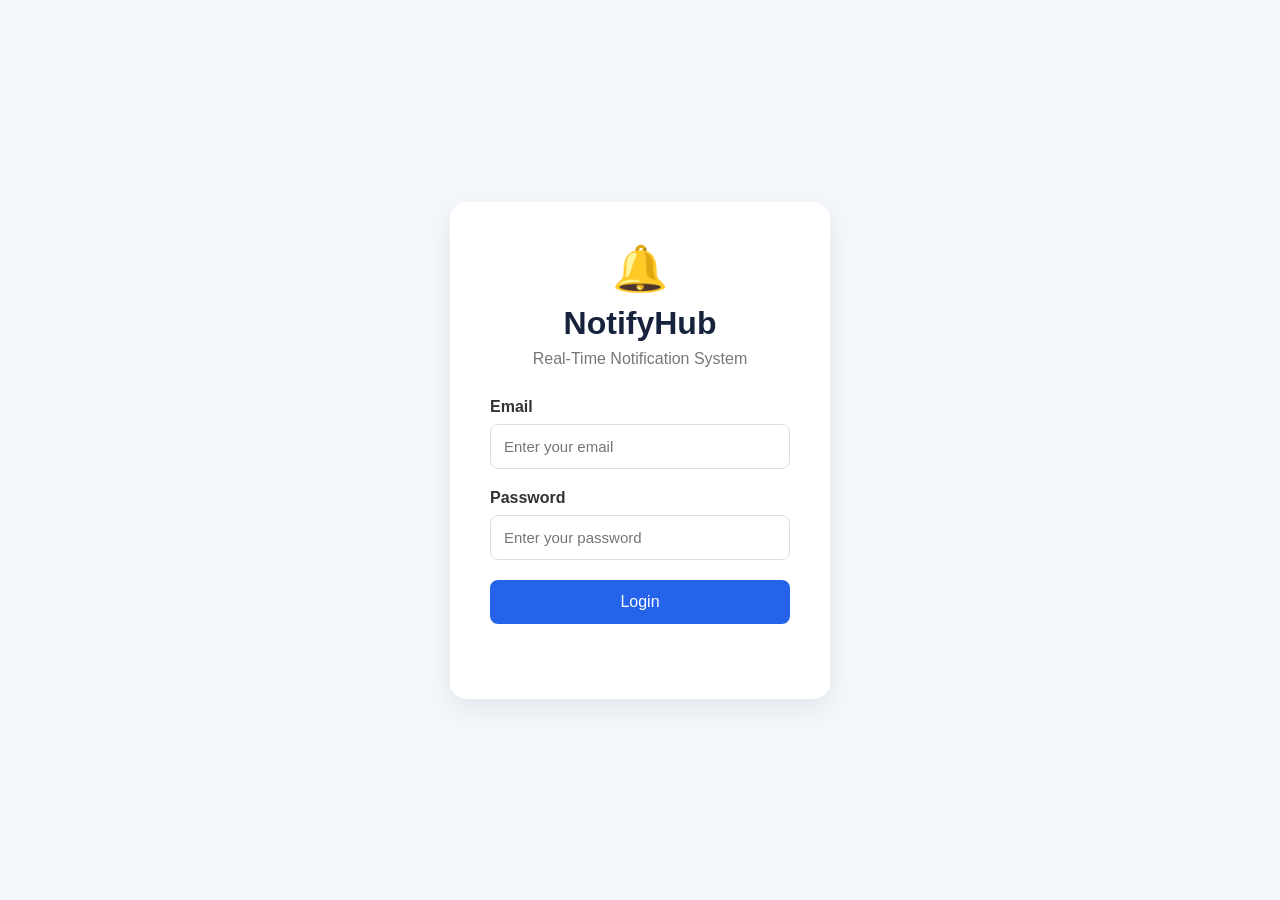
<file: frontend/index.html>
<!DOCTYPE html>
<html lang="en">

<head>
    <meta charset="UTF-8">
    <meta name="viewport" content="width=device-width, initial-scale=1.0">

    <title>NotifyHub</title>

    <link rel="stylesheet" href="style.css">
</head>

<body>

<div class="app">

    <aside class="sidebar">

        <div class="brand">
            🔔 <span>NotifyHub</span>
        </div>

        <nav>

            <button class="nav-item active" data-filter="all">
                🔔 Notifications
            </button>

            <button class="nav-item" data-filter="all-notifications">
                ✉ All Notifications
            </button>

            <button class="nav-item" data-filter="unread">
                • Unread
            </button>

            <button class="nav-item" data-filter="read">
                ✓ Read
            </button>

            <button class="nav-item" data-filter="settings">
                ⚙ Settings
            </button>

            <button class="nav-item" data-filter="profile">
                👤 Profile
            </button>

            <button id="logoutButton" class="nav-item logout">
                ↪ Logout
            </button>

        </nav>

        <div class="connection-box">

            <p>Real-time Status</p>

            <strong id="connectionStatus">
                Disconnected
            </strong>

        </div>

    </aside>


    <main class="main-content">

        <header class="header">

            <h1 id="pageTitle">
                Real-Time Notifications
            </h1>

            <div class="header-connection">

                <span id="statusDot">●</span>

                <span id="headerStatus">
                    Disconnected
                </span>

            </div>

        </header>


        <section id="notificationPage">

            <div class="notification-header">

                <div>

                    <h2 id="notificationTitle">
                        Notifications

                        <span id="notificationCount">
                            0
                        </span>

                    </h2>

                </div>

                <div class="header-actions">

                    <button id="markAllButton">
                        ✓ Mark all as read
                    </button>

                    <button id="clearAllButton">
                        🗑 Clear all
                    </button>

                </div>

            </div>


            <div id="notifications">

                <div class="loading">
                    Loading notifications...
                </div>

            </div>

        </section>


        <section id="profilePage" class="hidden-page">

            <div class="content-card">

                <h2>Profile</h2>

                <div class="profile-info">

                    <div>
                        <strong>Username</strong>
                        <p id="profileUsername">-</p>
                    </div>

                    <div>
                        <strong>Email</strong>
                        <p id="profileEmail">-</p>
                    </div>

                </div>

            </div>

        </section>


        <section id="settingsPage" class="hidden-page">

            <div class="content-card">

                <h2>Settings</h2>

                <div class="setting">

                    <div>
                        <strong>Browser notifications</strong>
                        <p>Receive notifications from NotifyHub.</p>
                    </div>

                    <button id="browserNotificationButton">
                        Enable
                    </button>

                </div>

                <div class="setting">

                    <div>
                        <strong>Notification sound</strong>
                        <p>Play a sound when a new notification arrives.</p>
                    </div>

                    <input
                        type="checkbox"
                        id="soundToggle"
                    >

                </div>

            </div>

        </section>

    </main>

</div>

<script src="script.js"></script>

</body>
</html>
</file>
<file: frontend/style.css>
* {
    box-sizing: border-box;
    margin: 0;
    padding: 0;
}

body {
    font-family: Arial, sans-serif;
    background: #f4f7fb;
    color: #17233c;
}

button {
    font-family: inherit;
}

.app {
    display: flex;
    min-height: 100vh;
}

.sidebar {
    width: 225px;
    background: white;
    border-right: 1px solid #e5e7eb;
    padding: 25px 16px;
    display: flex;
    flex-direction: column;
}

.brand {
    font-size: 22px;
    font-weight: bold;
    margin-bottom: 35px;
    padding-left: 5px;
}

.sidebar nav {
    display: flex;
    flex-direction: column;
    gap: 8px;
}

.nav-item {
    width: 100%;
    border: none;
    background: transparent;
    text-align: left;
    padding: 13px 14px;
    border-radius: 9px;
    font-size: 14px;
    color: #17233c;
    cursor: pointer;
}

.nav-item:hover {
    background: #f0f4ff;
}

.nav-item.active {
    background: #e8f0ff;
    color: #2563eb;
}

.nav-item.logout {
    margin-top: 5px;
}

.connection-box {
    margin-top: auto;
    padding: 15px;
    border: 1px solid #e1e5eb;
    border-radius: 12px;
}

.connection-box p {
    font-size: 13px;
    margin-bottom: 7px;
}

.connection-box strong {
    color: #16a34a;
    font-size: 14px;
}

.main-content {
    flex: 1;
    padding: 28px 32px;
}

.header {
    display: flex;
    justify-content: space-between;
    align-items: center;
    margin-bottom: 28px;
}

.header h1 {
    font-size: 28px;
}

.header-connection {
    color: #16a34a;
    font-weight: bold;
}

#statusDot {
    font-size: 12px;
}

.notification-header {
    background: white;
    border-radius: 14px;
    padding: 20px;
    display: flex;
    justify-content: space-between;
    align-items: center;
    box-shadow: 0 4px 15px rgba(0, 0, 0, 0.05);
}

.notification-header h2 {
    font-size: 22px;
}

#notificationCount {
    display: inline-flex;
    justify-content: center;
    align-items: center;
    min-width: 25px;
    height: 25px;
    padding: 0 7px;
    border-radius: 20px;
    background: #2563eb;
    color: white;
    font-size: 13px;
    margin-left: 6px;
}

.header-actions {
    display: flex;
    gap: 10px;
}

.header-actions button {
    padding: 10px 14px;
    border-radius: 7px;
    cursor: pointer;
    background: white;
}

#markAllButton {
    border: 1px solid #2563eb;
    color: #2563eb;
}

#clearAllButton {
    border: 1px solid #ef4444;
    color: #ef4444;
}

#notifications {
    margin-top: 18px;
}

.notification {
    position: relative;
    background: white;
    padding: 20px;
    margin-bottom: 12px;
    border-radius: 12px;
    display: flex;
    align-items: center;
    gap: 15px;
    box-shadow: 0 3px 12px rgba(0, 0, 0, 0.04);
}

.notification.unread {
    border-left: 4px solid #2563eb;
}

.notification-icon {
    font-size: 25px;
}

.notification-content {
    flex: 1;
}

.notification-content h3 {
    font-size: 15px;
    margin-bottom: 5px;
}

.notification-content p {
    color: #555;
    margin-bottom: 7px;
}

.notification-time {
    font-size: 12px;
    color: #999;
}

.notification-actions {
    display: flex;
    gap: 7px;
}

.notification-actions button {
    border: 1px solid #ddd;
    background: white;
    padding: 7px 10px;
    border-radius: 6px;
    cursor: pointer;
}

.notification-actions button:hover {
    background: #f5f5f5;
}

.notification-actions button:disabled {
    cursor: default;
    opacity: 0.6;
}

.unread-dot {
    color: #2563eb;
    font-size: 12px;
}

.empty {
    background: white;
    padding: 50px;
    text-align: center;
    border-radius: 12px;
    color: #777;
}

.loading {
    background: white;
    padding: 30px;
    text-align: center;
    border-radius: 12px;
    color: #777;
}

.error {
    background: #fff1f2;
    color: #dc2626;
    padding: 20px;
    border-radius: 10px;
}

.hidden-page {
    display: none;
}

.content-card {
    background: white;
    border-radius: 14px;
    padding: 25px;
    box-shadow: 0 4px 15px rgba(0, 0, 0, 0.05);
}

.content-card h2 {
    margin-bottom: 25px;
}

.profile-info {
    display: flex;
    flex-direction: column;
    gap: 20px;
}

.profile-info p {
    margin-top: 7px;
    color: #555;
}

.setting {
    display: flex;
    justify-content: space-between;
    align-items: center;
    padding: 18px 0;
    border-bottom: 1px solid #eee;
}

.setting p {
    color: #777;
    margin-top: 5px;
}

#browserNotificationButton {
    border: 1px solid #2563eb;
    background: white;
    color: #2563eb;
    padding: 8px 14px;
    border-radius: 7px;
    cursor: pointer;
}

@media (max-width: 750px) {

    .sidebar {
        width: 180px;
    }

    .main-content {
        padding: 20px;
    }

    .notification-header {
        flex-direction: column;
        align-items: flex-start;
        gap: 15px;
    }

    .notification {
        align-items: flex-start;
    }

    .notification-actions {
        flex-direction: column;
    }
}

@media (max-width: 550px) {

    .sidebar {
        width: 150px;
    }

    .brand span {
        display: none;
    }

    .main-content {
        padding: 15px;
    }

    .header h1 {
        font-size: 20px;
    }

    .notification {
        flex-wrap: wrap;
    }
}
</file>
<file: frontend/login.css>
* {
    box-sizing: border-box;
    margin: 0;
    padding: 0;
}

body {
    font-family: Arial, sans-serif;
    background: #f4f7fb;
    min-height: 100vh;
    display: flex;
    justify-content: center;
    align-items: center;
}

.login-container {
    width: 100%;
    max-width: 420px;
    padding: 20px;
}

.login-card {
    background: white;
    padding: 40px;
    border-radius: 16px;
    box-shadow: 0 10px 30px rgba(0, 0, 0, 0.08);
}

.logo {
    text-align: center;
    font-size: 45px;
    margin-bottom: 10px;
}

.login-card h1 {
    text-align: center;
    color: #17233c;
    margin-bottom: 8px;
}

.subtitle {
    text-align: center;
    color: #777;
    margin-bottom: 30px;
}

.form-group {
    margin-bottom: 20px;
}

.form-group label {
    display: block;
    margin-bottom: 8px;
    font-weight: 600;
    color: #333;
}

.form-group input {
    width: 100%;
    padding: 13px;
    border: 1px solid #ddd;
    border-radius: 8px;
    font-size: 15px;
}

.form-group input:focus {
    outline: none;
    border-color: #2563eb;
}

#loginButton {
    width: 100%;
    padding: 13px;
    border: none;
    border-radius: 8px;
    background: #2563eb;
    color: white;
    font-size: 16px;
    cursor: pointer;
}

#loginButton:hover {
    background: #1d4ed8;
}

#loginButton:disabled {
    opacity: 0.7;
    cursor: not-allowed;
}

#errorMessage {
    color: #dc2626;
    text-align: center;
    margin-top: 15px;
    min-height: 20px;
}
</file>
